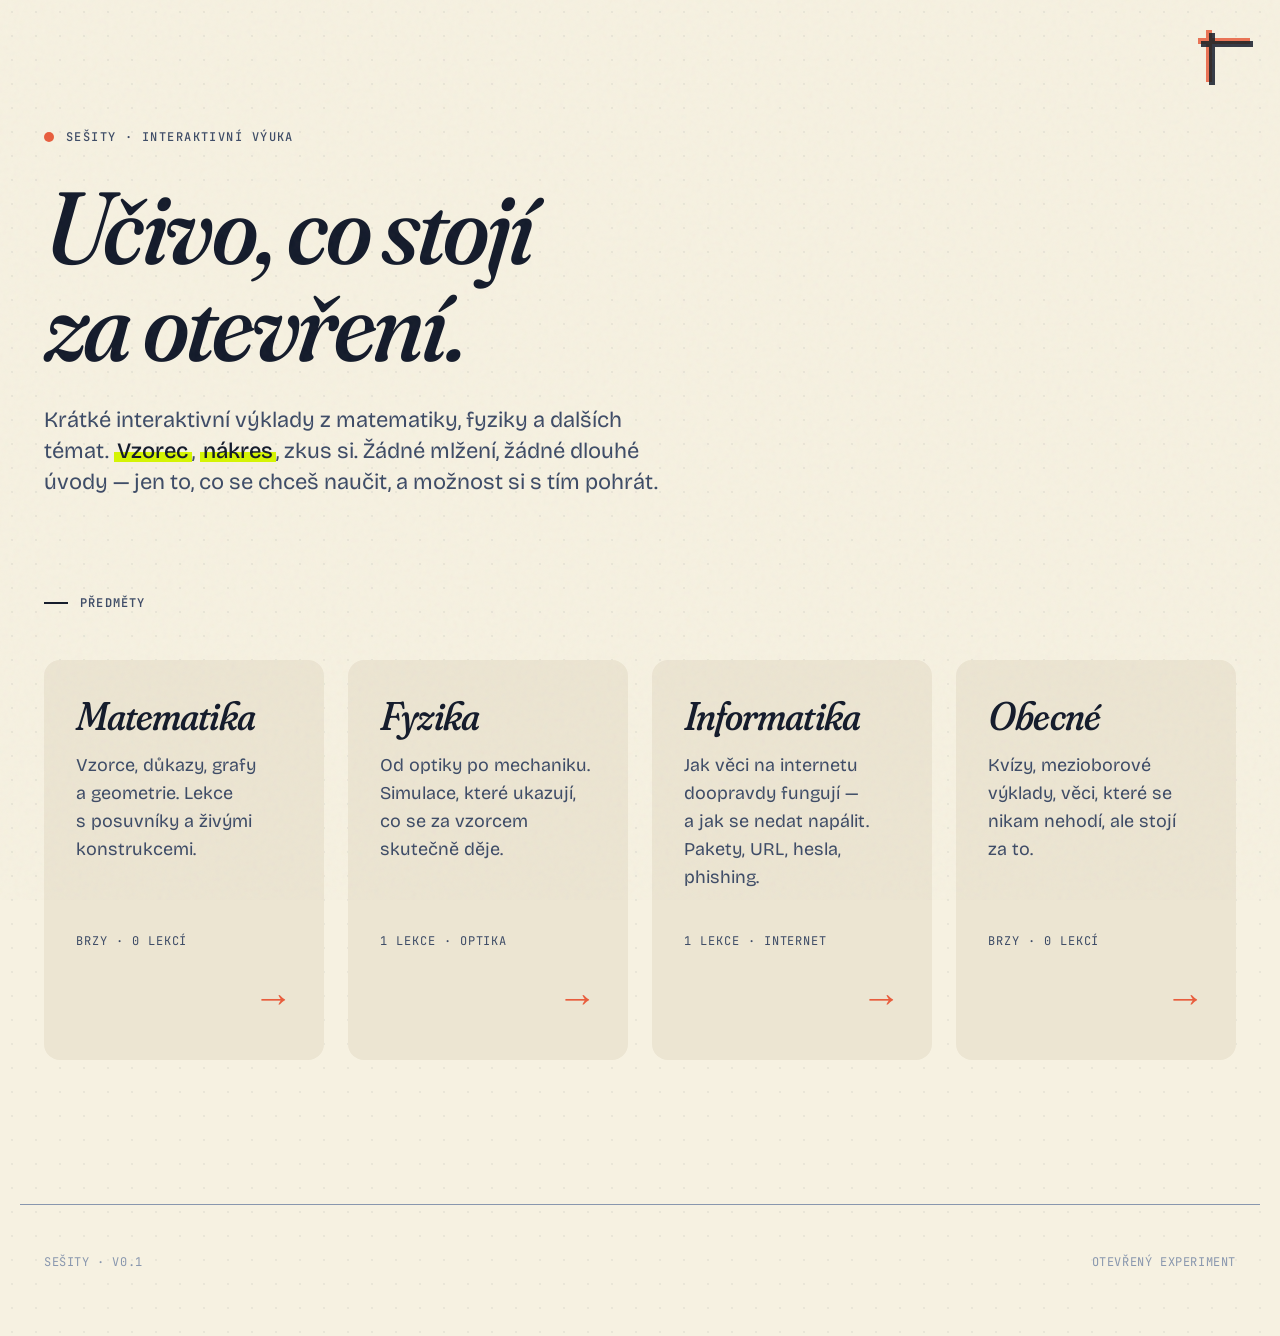
<file: index.html>
<!doctype html>
<html lang="cs">
<head>
  <meta charset="utf-8">
  <meta name="viewport" content="width=device-width, initial-scale=1">
  <title>Sešity — interaktivní školní materiály</title>
  <meta name="description" content="Krátké interaktivní výklady z matematiky, fyziky a dalších témat. Vzorec, nákres, zkus si.">

  <link rel="preconnect" href="https://fonts.googleapis.com">
  <link rel="preconnect" href="https://fonts.gstatic.com" crossorigin>
  <link href="https://fonts.googleapis.com/css2?family=Fraunces:ital,opsz,wght,SOFT@0,9..144,300..900,0..100;1,9..144,300..900,0..100&family=Bricolage+Grotesque:opsz,wght@12..96,300..800&family=JetBrains+Mono:wght@400;500;700&display=swap" rel="stylesheet">
  <link rel="stylesheet" href="./assets/style.css">

  <style>
    /* Landing-only styles — generic patterns live in /assets/style.css.
       Anything reused on a second page should graduate to that stylesheet. */
    .landing {
      max-width: var(--page-max);
      margin: 0 auto;
      padding: var(--space-10) var(--space-5) var(--space-9);
    }
    .landing-eyebrow {
      font-family: var(--font-mono);
      font-size: var(--fs-2xs);
      font-weight: 500;
      letter-spacing: 0.12em;
      text-transform: uppercase;
      color: var(--ink-soft);
      margin: 0 0 var(--space-6) 0;
      display: flex;
      align-items: center;
      gap: var(--space-3);
    }
    .landing-eyebrow .dot {
      display: inline-block;
      width: 10px; height: 10px;
      background: var(--marker);
      border-radius: 50%;
    }
    .landing h1 {
      font-size: var(--fs-display);
      max-width: 14ch;
      margin: 0 0 var(--space-6) 0;
    }
    .landing .lead {
      font-size: var(--fs-lg);
      max-width: 52ch;
      color: var(--ink-soft);
      line-height: 1.4;
      margin: 0 0 var(--space-8) 0;
    }
    .landing .lead .hl { color: var(--ink); }

    .landing-section-tag {
      font-family: var(--font-mono);
      font-size: var(--fs-2xs);
      font-weight: 600;
      letter-spacing: 0.1em;
      text-transform: uppercase;
      color: var(--ink-soft);
      margin: var(--space-9) 0 var(--space-4) 0;
      display: flex; align-items: center; gap: var(--space-3);
    }
    .landing-section-tag::before {
      content: '';
      display: inline-block;
      width: 24px; height: 2px;
      background: var(--ink);
    }

    /* Subject card extras (count + arrow) on top of .subject-card from style.css */
    .subject-card .subject-arrow {
      font-family: var(--font-display);
      font-style: italic;
      font-size: var(--fs-2xl);
      color: var(--marker);
      align-self: flex-end;
      margin-top: var(--space-4);
      transition: transform 160ms ease;
      font-variation-settings: 'SOFT' 60, 'opsz' 96;
    }
    .subject-card:hover .subject-arrow { transform: translateX(6px); }
    .subject-card p {
      color: var(--ink-soft);
      margin: 0 0 var(--space-4) 0;
    }

    /* Footer */
    .landing-footer {
      max-width: var(--page-max);
      margin: 0 auto;
      padding: var(--space-7) var(--space-5) var(--space-8);
      border-top: 1px solid var(--ink-faint);
      font-family: var(--font-mono);
      font-size: var(--fs-2xs);
      color: var(--ink-faint);
      letter-spacing: 0.05em;
      display: flex;
      justify-content: space-between;
      flex-wrap: wrap;
      gap: var(--space-4);
    }
    .landing-footer span { text-transform: uppercase; }

    /* Editorial corner mark — small decorative SVG block in the top right */
    .corner-mark {
      position: fixed;
      top: var(--space-5);
      right: var(--space-5);
      width: 64px; height: 64px;
      pointer-events: none;
      opacity: 0.85;
      z-index: 50;
    }
    @media (max-width: 720px) {
      .corner-mark { width: 44px; height: 44px; top: var(--space-3); right: var(--space-3); }
      .landing { padding-top: var(--space-7); }
    }
  </style>
</head>
<body class="has-grain">

  <!-- Decorative corner: risograph-style misregistered cross -->
  <svg class="corner-mark" viewBox="0 0 64 64" aria-hidden="true">
    <g>
      <rect x="14" y="6" width="6" height="52" fill="var(--marker)"/>
      <rect x="6" y="14" width="52" height="6" fill="var(--marker)"/>
    </g>
    <g style="mix-blend-mode: multiply;">
      <rect x="17" y="9" width="6" height="52" fill="var(--ink)"/>
      <rect x="9" y="17" width="52" height="6" fill="var(--ink)"/>
    </g>
  </svg>

  <main class="landing">

    <p class="landing-eyebrow">
      <span class="dot"></span>
      Sešity · interaktivní výuka
    </p>

    <h1>Učivo, co stojí za&nbsp;otevření.</h1>

    <p class="lead">
      Krátké interaktivní výklady z&nbsp;matematiky, fyziky a&nbsp;dalších témat.
      <span class="hl">Vzorec</span>, <span class="hl">nákres</span>, zkus si.
      Žádné mlžení, žádné dlouhé úvody — jen to, co se chceš naučit, a&nbsp;možnost si s&nbsp;tím pohrát.
    </p>

    <p class="landing-section-tag">Předměty</p>

    <div class="subjects">

      <a class="subject-card" href="./topics/math/">
        <h3>Matematika</h3>
        <p>Vzorce, důkazy, grafy a&nbsp;geometrie. Lekce s&nbsp;posuvníky a&nbsp;živými konstrukcemi.</p>
        <span class="subject-count">Brzy · 0 lekcí</span>
        <span class="subject-arrow" aria-hidden="true">→</span>
      </a>

      <a class="subject-card" href="./topics/physics/">
        <h3>Fyzika</h3>
        <p>Od&nbsp;optiky po&nbsp;mechaniku. Simulace, které ukazují, co se za&nbsp;vzorcem skutečně děje.</p>
        <span class="subject-count">1 lekce · Optika</span>
        <span class="subject-arrow" aria-hidden="true">→</span>
      </a>

      <a class="subject-card" href="./topics/informatics/">
        <h3>Informatika</h3>
        <p>Jak věci na&nbsp;internetu doopravdy fungují — a&nbsp;jak se nedat napálit. Pakety, URL, hesla, phishing.</p>
        <span class="subject-count">1 lekce · Internet</span>
        <span class="subject-arrow" aria-hidden="true">→</span>
      </a>

      <a class="subject-card" href="./topics/general/">
        <h3>Obecné</h3>
        <p>Kvízy, mezioborové výklady, věci, které se nikam nehodí, ale stojí za&nbsp;to.</p>
        <span class="subject-count">Brzy · 0 lekcí</span>
        <span class="subject-arrow" aria-hidden="true">→</span>
      </a>

    </div>

  </main>

  <footer class="landing-footer">
    <span>Sešity · v0.1</span>
    <span>Otevřený experiment</span>
  </footer>

</body>
</html>
</file>
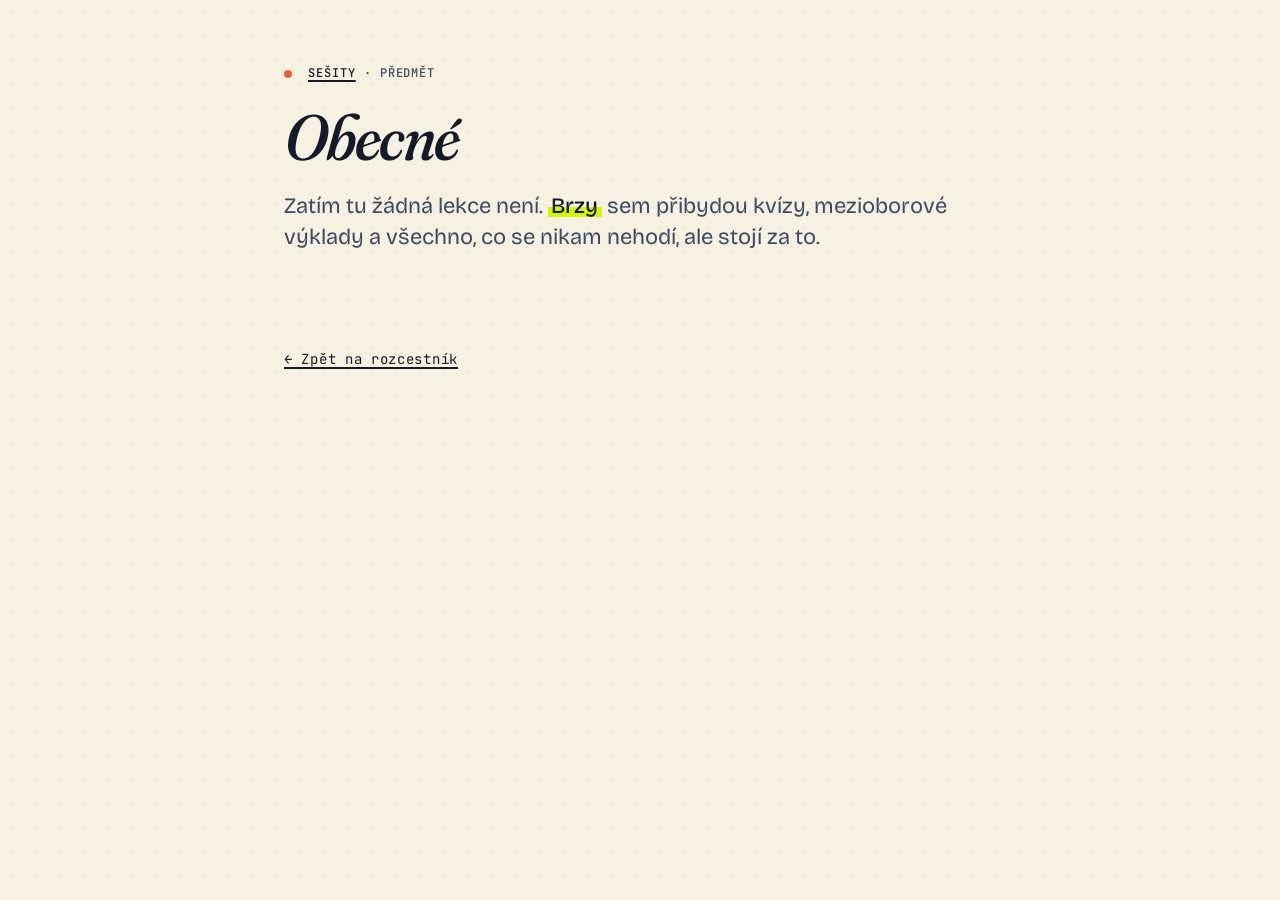
<file: topics/general/index.html>
<!doctype html>
<html lang="cs">
<head>
  <meta charset="utf-8">
  <meta name="viewport" content="width=device-width, initial-scale=1">
  <title>Obecné · Sešity</title>
  <link rel="preconnect" href="https://fonts.googleapis.com">
  <link rel="preconnect" href="https://fonts.gstatic.com" crossorigin>
  <link href="https://fonts.googleapis.com/css2?family=Fraunces:ital,opsz,wght,SOFT@0,9..144,300..900,0..100;1,9..144,300..900,0..100&family=Bricolage+Grotesque:opsz,wght@12..96,300..800&family=JetBrains+Mono:wght@400;500;700&display=swap" rel="stylesheet">
  <link rel="stylesheet" href="../../assets/style.css">
</head>
<body>
  <article class="lesson">
    <header class="lesson-header">
      <p class="eyebrow"><span class="dot"></span> <a href="../../">Sešity</a> · Předmět</p>
      <h1>Obecné</h1>
      <p class="lead">Zatím tu žádná lekce není. <span class="hl">Brzy</span> sem přibydou kvízy, mezioborové výklady a&nbsp;všechno, co se nikam nehodí, ale stojí za&nbsp;to.</p>
    </header>
    <p class="muted mono" style="font-size: var(--fs-xs); letter-spacing: 0.05em;">
      <a href="../../">← Zpět na rozcestník</a>
    </p>
  </article>
</body>
</html>
</file>
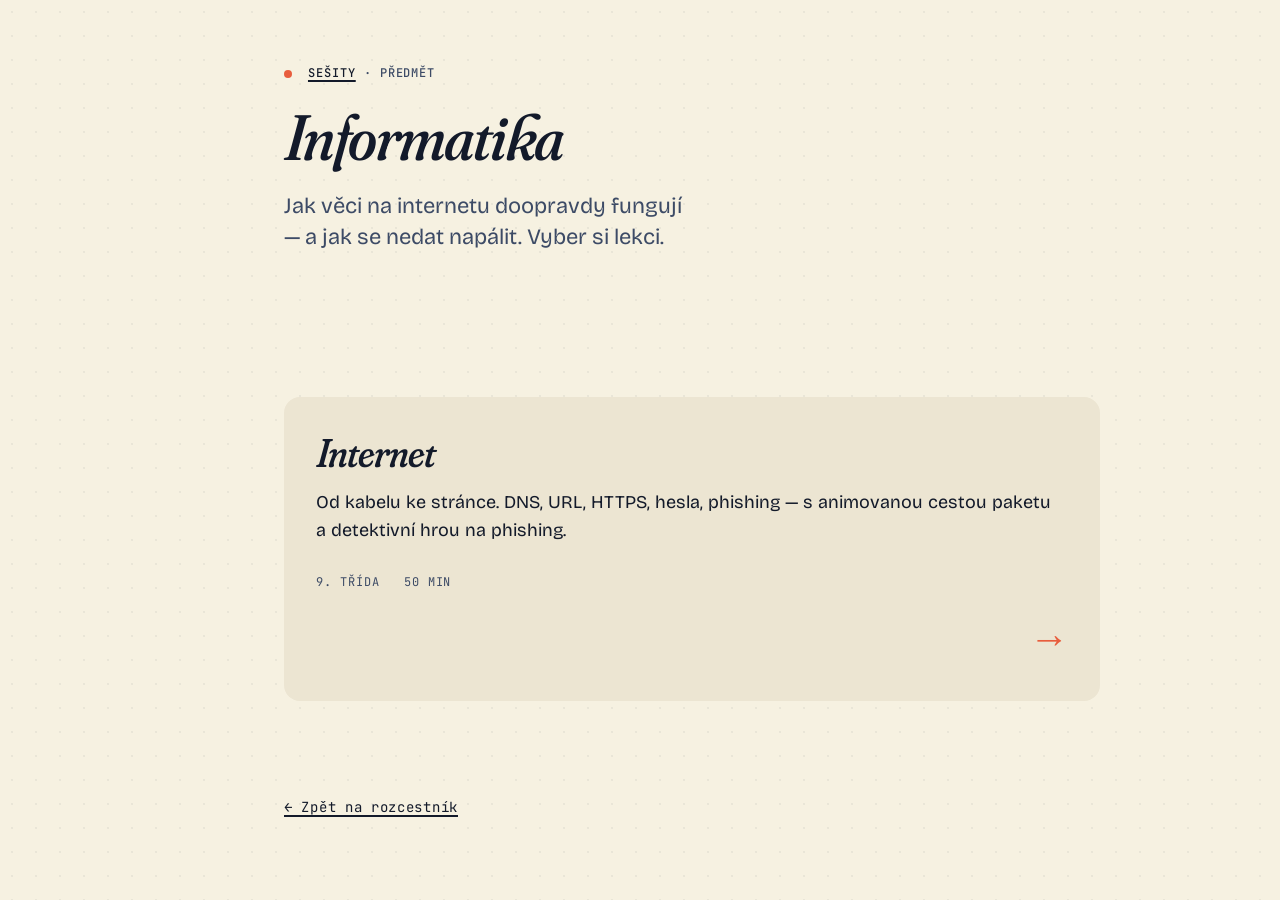
<file: topics/informatics/index.html>
<!doctype html>
<html lang="cs">
<head>
  <meta charset="utf-8">
  <meta name="viewport" content="width=device-width, initial-scale=1">
  <title>Informatika · Sešity</title>
  <link rel="preconnect" href="https://fonts.googleapis.com">
  <link rel="preconnect" href="https://fonts.gstatic.com" crossorigin>
  <link href="https://fonts.googleapis.com/css2?family=Fraunces:ital,opsz,wght,SOFT@0,9..144,300..900,0..100;1,9..144,300..900,0..100&family=Bricolage+Grotesque:opsz,wght@12..96,300..800&family=JetBrains+Mono:wght@400;500;700&display=swap" rel="stylesheet">
  <link rel="stylesheet" href="../../assets/style.css">
  <style>
    .subject-meta {
      display: flex;
      gap: var(--space-5);
      margin-top: var(--space-3);
      font-family: var(--font-mono);
      font-size: var(--fs-2xs);
      text-transform: uppercase;
      letter-spacing: 0.08em;
      color: var(--ink-soft);
    }
  </style>
</head>
<body>
  <article class="lesson">
    <header class="lesson-header">
      <p class="eyebrow"><span class="dot"></span> <a href="../../">Sešity</a> · Předmět</p>
      <h1>Informatika</h1>
      <p class="lead">
        Jak věci na&nbsp;internetu doopravdy fungují — a&nbsp;jak se nedat napálit.
        Vyber si lekci.
      </p>
    </header>

    <div class="subjects">

      <a class="subject-card" href="./internet/">
        <h3>Internet</h3>
        <p>
          Od&nbsp;kabelu ke&nbsp;stránce. DNS, URL, HTTPS, hesla, phishing —
          s&nbsp;animovanou cestou paketu a&nbsp;detektivní hrou na&nbsp;phishing.
        </p>
        <div class="subject-meta">
          <span>9.&nbsp;třída</span>
          <span>50&nbsp;min</span>
        </div>
        <span class="subject-arrow" aria-hidden="true" style="font-family: var(--font-display); font-style: italic; font-size: var(--fs-2xl); color: var(--marker); align-self: flex-end; margin-top: var(--space-4);">→</span>
      </a>

    </div>

    <p class="muted mono" style="font-size: var(--fs-xs); letter-spacing: 0.05em; margin-top: var(--space-7);">
      <a href="../../">← Zpět na rozcestník</a>
    </p>
  </article>
</body>
</html>
</file>
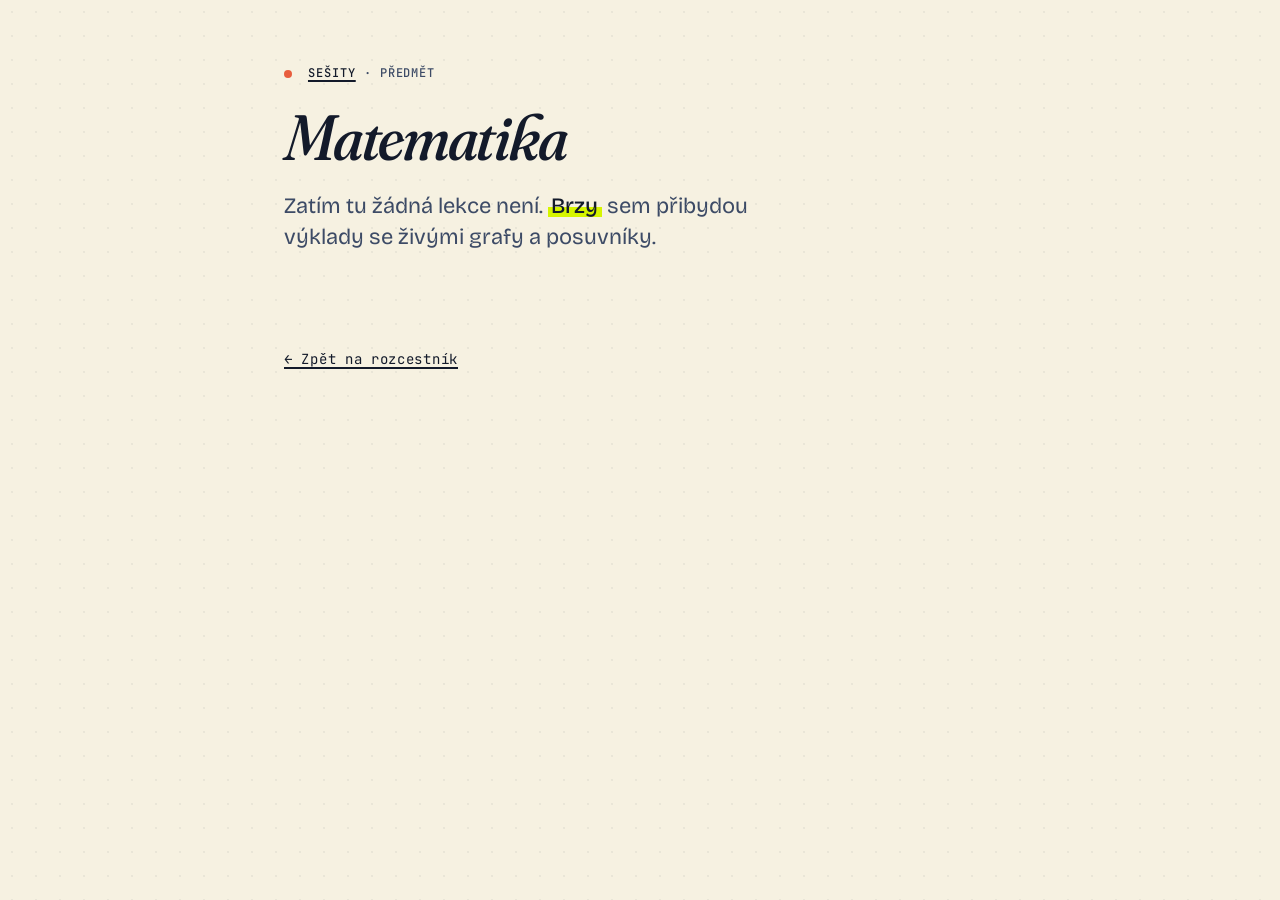
<file: topics/math/index.html>
<!doctype html>
<html lang="cs">
<head>
  <meta charset="utf-8">
  <meta name="viewport" content="width=device-width, initial-scale=1">
  <title>Matematika · Sešity</title>
  <link rel="preconnect" href="https://fonts.googleapis.com">
  <link rel="preconnect" href="https://fonts.gstatic.com" crossorigin>
  <link href="https://fonts.googleapis.com/css2?family=Fraunces:ital,opsz,wght,SOFT@0,9..144,300..900,0..100;1,9..144,300..900,0..100&family=Bricolage+Grotesque:opsz,wght@12..96,300..800&family=JetBrains+Mono:wght@400;500;700&display=swap" rel="stylesheet">
  <link rel="stylesheet" href="../../assets/style.css">
</head>
<body>
  <article class="lesson">
    <header class="lesson-header">
      <p class="eyebrow"><span class="dot"></span> <a href="../../">Sešity</a> · Předmět</p>
      <h1>Matematika</h1>
      <p class="lead">Zatím tu žádná lekce není. <span class="hl">Brzy</span> sem přibydou výklady se&nbsp;živými grafy a&nbsp;posuvníky.</p>
    </header>
    <p class="muted mono" style="font-size: var(--fs-xs); letter-spacing: 0.05em;">
      <a href="../../">← Zpět na rozcestník</a>
    </p>
  </article>
</body>
</html>
</file>
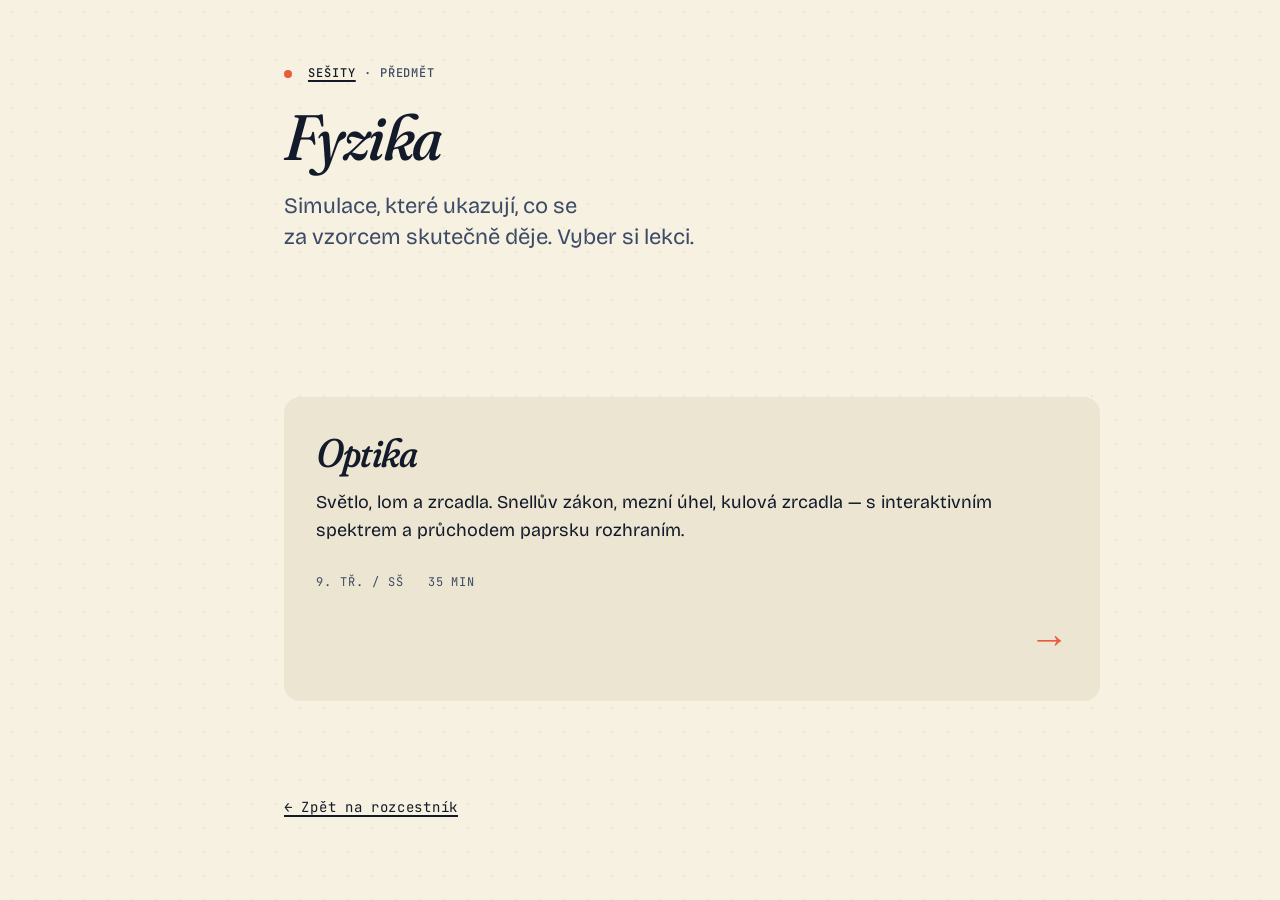
<file: topics/physics/index.html>
<!doctype html>
<html lang="cs">
<head>
  <meta charset="utf-8">
  <meta name="viewport" content="width=device-width, initial-scale=1">
  <title>Fyzika · Sešity</title>
  <link rel="preconnect" href="https://fonts.googleapis.com">
  <link rel="preconnect" href="https://fonts.gstatic.com" crossorigin>
  <link href="https://fonts.googleapis.com/css2?family=Fraunces:ital,opsz,wght,SOFT@0,9..144,300..900,0..100;1,9..144,300..900,0..100&family=Bricolage+Grotesque:opsz,wght@12..96,300..800&family=JetBrains+Mono:wght@400;500;700&display=swap" rel="stylesheet">
  <link rel="stylesheet" href="../../assets/style.css">
  <style>
    .subject-meta {
      display: flex;
      gap: var(--space-5);
      margin-top: var(--space-3);
      font-family: var(--font-mono);
      font-size: var(--fs-2xs);
      text-transform: uppercase;
      letter-spacing: 0.08em;
      color: var(--ink-soft);
    }
  </style>
</head>
<body>
  <article class="lesson">
    <header class="lesson-header">
      <p class="eyebrow"><span class="dot"></span> <a href="../../">Sešity</a> · Předmět</p>
      <h1>Fyzika</h1>
      <p class="lead">
        Simulace, které ukazují, co se za&nbsp;vzorcem skutečně děje.
        Vyber si lekci.
      </p>
    </header>

    <div class="subjects">

      <a class="subject-card" href="./optika/">
        <h3>Optika</h3>
        <p>
          Světlo, lom a&nbsp;zrcadla. Snellův zákon, mezní úhel, kulová zrcadla —
          s&nbsp;interaktivním spektrem a&nbsp;průchodem paprsku rozhraním.
        </p>
        <div class="subject-meta">
          <span>9.&nbsp;tř. / SŠ</span>
          <span>35&nbsp;min</span>
        </div>
        <span class="subject-arrow" aria-hidden="true" style="font-family: var(--font-display); font-style: italic; font-size: var(--fs-2xl); color: var(--marker); align-self: flex-end; margin-top: var(--space-4);">→</span>
      </a>

    </div>

    <p class="muted mono" style="font-size: var(--fs-xs); letter-spacing: 0.05em; margin-top: var(--space-7);">
      <a href="../../">← Zpět na rozcestník</a>
    </p>
  </article>
</body>
</html>
</file>
<file: assets/style.css>
/* ============================================================
   Školní materiály — site stylesheet
   Implements the design system from /DESIGN_SYSTEM.md
   ============================================================ */

/* ---------- 1. Tokens -------------------------------------- */

:root {
  /* Surfaces */
  --paper:        #F6F1E1;
  --paper-dim:    #ECE5D2;
  --paper-grid:   rgba(19, 26, 42, 0.055);

  /* Ink */
  --ink:          #131A2A;
  --ink-soft:     #3D4B66;
  --ink-faint:    #8997AE;

  /* Accents */
  --highlight:     #D6F500;
  --highlight-ink: #131A2A;
  --marker:        #E85D3D;
  --chalk:         #F8FBFF;

  /* Diagram supports */
  --construction: #B6BFD0;
  --diagram-ray:  #131A2A;
  --diagram-aux:  #E85D3D;

  /* Fonts */
  --font-display: 'Fraunces', 'Iowan Old Style', Georgia, serif;
  --font-body:    'Bricolage Grotesque', 'Helvetica Neue', sans-serif;
  --font-mono:    'JetBrains Mono', ui-monospace, 'SF Mono', monospace;

  /* Type scale (base 16px) */
  --fs-3xs: 0.6875rem;
  --fs-2xs: 0.75rem;
  --fs-xs:  0.875rem;
  --fs-sm:  1rem;
  --fs-md:  1.125rem;
  --fs-lg:  1.375rem;
  --fs-xl:  1.75rem;
  --fs-2xl: 2.5rem;
  --fs-3xl: 4rem;
  --fs-display: clamp(3rem, 8vw, 6.5rem);

  /* Spacing */
  --space-1:  4px;
  --space-2:  8px;
  --space-3:  12px;
  --space-4:  16px;
  --space-5:  24px;
  --space-6:  32px;
  --space-7:  48px;
  --space-8:  64px;
  --space-9:  96px;
  --space-10: 128px;

  /* Layout */
  --measure:   68ch;
  --page-max:  1240px;
  --radius-sm: 4px;
  --radius:    8px;
  --radius-lg: 16px;
}

/* ---------- 2. Base / reset -------------------------------- */

*, *::before, *::after { box-sizing: border-box; }

html { -webkit-text-size-adjust: 100%; }

body {
  margin: 0;
  font-family: var(--font-body);
  font-size: var(--fs-md);
  line-height: 1.55;
  color: var(--ink);
  background-color: var(--paper);
  background-image:
    radial-gradient(circle, var(--paper-grid) 1px, transparent 1px);
  background-size: 24px 24px;
  background-position: 0 0;
  -webkit-font-smoothing: antialiased;
  -moz-osx-font-smoothing: grayscale;
  text-rendering: optimizeLegibility;
}

/* Optional grain overlay — applied to .has-grain bodies (landing/index)
   so dense lesson pages stay clean. */
body.has-grain::before {
  content: '';
  position: fixed;
  inset: 0;
  pointer-events: none;
  opacity: 0.04;
  z-index: 100;
  background-image: url("data:image/svg+xml;utf8,<svg viewBox='0 0 200 200' xmlns='http://www.w3.org/2000/svg'><filter id='n'><feTurbulence type='fractalNoise' baseFrequency='0.85' numOctaves='2'/></filter><rect width='100%25' height='100%25' filter='url(%23n)'/></svg>");
}

img, svg, video, canvas { max-width: 100%; height: auto; display: block; }

a { color: var(--ink); text-decoration-thickness: 1.5px; text-underline-offset: 3px; }
a:hover { color: var(--marker); }

/* ---------- 3. Typography ---------------------------------- */

p { margin: 0 0 var(--space-4) 0; max-width: var(--measure); }
p:last-child { margin-bottom: 0; }

h1 {
  font-family: var(--font-display);
  font-style: italic;
  font-weight: 500;
  font-size: clamp(2.25rem, 5vw + 1rem, 4rem);
  line-height: 0.95;
  letter-spacing: -0.025em;
  font-variation-settings: 'SOFT' 50, 'opsz' 144;
  text-wrap: balance;
  margin: 0 0 var(--space-5) 0;
  color: var(--ink);
}

h2 {
  font-family: var(--font-display);
  font-weight: 600;
  font-size: clamp(1.625rem, 3vw + 0.8rem, 2.5rem);
  line-height: 1.05;
  letter-spacing: -0.02em;
  font-variation-settings: 'SOFT' 30, 'opsz' 96;
  margin: 0 0 var(--space-4) 0;
  text-wrap: balance;
}

h3 {
  font-family: var(--font-body);
  font-weight: 700;
  font-size: clamp(1.2rem, 1.2vw + 0.95rem, 1.75rem);
  line-height: 1.2;
  letter-spacing: -0.01em;
  margin: 0 0 var(--space-3) 0;
}

h4 {
  font-family: var(--font-body);
  font-weight: 600;
  font-size: var(--fs-lg);
  line-height: 1.25;
  margin: 0 0 var(--space-3) 0;
}

code, kbd, samp {
  font-family: var(--font-mono);
  font-size: 0.92em;
}

::selection {
  background: var(--highlight);
  color: var(--highlight-ink);
}

/* Highlighter underline — for key terms in prose. */
.hl {
  background: linear-gradient(
    180deg,
    transparent 55%,
    var(--highlight) 55%,
    var(--highlight) 92%,
    transparent 92%
  );
  padding: 0 0.15em;
  color: var(--highlight-ink);
  font-weight: 500;
}

/* ---------- 4. Page shell / layout ------------------------- */

.lesson {
  display: grid;
  grid-template-columns:
    [margin-left] minmax(0, 1fr)
    [main-start] minmax(0, 68ch)
    [main-end] minmax(0, 0.5fr) [margin-right];
  column-gap: var(--space-6);
  max-width: var(--page-max);
  margin: 0 auto;
  padding: var(--space-8) var(--space-5);
}

.lesson > * { grid-column: main-start / main-end; }
.lesson > .full-bleed { grid-column: margin-left / margin-right; }
.lesson > .margin-note {
  grid-column: margin-left;
  align-self: start;
  font-size: var(--fs-xs);
  color: var(--ink-soft);
  font-style: italic;
}

@media (max-width: 720px) {
  .lesson {
    grid-template-columns: 1fr;
    padding: var(--space-5) var(--space-4);
  }
  .lesson > * { grid-column: 1; }
  .lesson > .margin-note { grid-column: 1; }

  /* Tighter section rhythm on small screens — 96px between blocks reads as huge there. */
  .lesson-header { margin-bottom: var(--space-6); }
  .block { margin: var(--space-6) 0; }
  .block-h { margin-bottom: var(--space-4); gap: var(--space-3); }
  .takeaway {
    margin-top: var(--space-7);
    padding: var(--space-5);
  }

  /* Slightly tighter widget/figure spacing too */
  .widget { margin: var(--space-5) 0; padding: var(--space-4); }
  .widget-stage { padding: var(--space-3); }
  .example { margin: var(--space-5) 0; }
  .callout { margin: var(--space-5) 0; }
  .formula { margin: var(--space-5) 0; padding: var(--space-4); }
}

.grid-bg {
  background-image:
    linear-gradient(to right, var(--paper-grid) 1px, transparent 1px),
    linear-gradient(to bottom, var(--paper-grid) 1px, transparent 1px);
  background-size: 8px 8px;
}

/* ---------- 5. Lesson header ------------------------------- */

.lesson-header { margin-bottom: var(--space-9); }

.eyebrow {
  font-family: var(--font-mono);
  font-size: var(--fs-2xs);
  font-weight: 500;
  letter-spacing: 0.08em;
  text-transform: uppercase;
  color: var(--ink-soft);
  margin: 0 0 var(--space-5) 0;
}
.eyebrow .dot {
  display: inline-block;
  width: 8px; height: 8px;
  background: var(--marker);
  border-radius: 50%;
  vertical-align: middle;
  margin-right: var(--space-2);
}

.lesson-header h1 { margin: 0 0 var(--space-5) 0; }

.lead {
  font-size: var(--fs-lg);
  line-height: 1.4;
  color: var(--ink-soft);
  max-width: 50ch;
  text-wrap: balance;
  margin: 0;
}

.meta {
  display: flex;
  flex-wrap: wrap;
  gap: var(--space-6);
  margin: var(--space-6) 0 0 0;
  font-family: var(--font-mono);
  font-size: var(--fs-xs);
}
.meta > div { display: flex; flex-direction: column; gap: var(--space-1); }
.meta dt {
  color: var(--ink-faint);
  text-transform: uppercase;
  letter-spacing: 0.05em;
  font-size: var(--fs-3xs);
}
.meta dd { margin: 0; color: var(--ink); font-weight: 500; }

/* ---------- 6. Section block with big number ------------- */

.block { margin: var(--space-9) 0; }

.block-h {
  display: grid;
  grid-template-columns: auto 1fr;
  gap: var(--space-5);
  align-items: baseline;
  margin-bottom: var(--space-5);
}

.block-n {
  font-family: var(--font-display);
  font-style: italic;
  font-weight: 400;
  font-size: var(--fs-3xl);
  line-height: 0.9;
  color: var(--marker);
  font-variation-settings: 'SOFT' 80, 'opsz' 144;
}

/* ---------- 7. Formula block ------------------------------ */

.formula {
  margin: var(--space-6) 0;
  padding: var(--space-5) var(--space-6);
  background: var(--paper-dim);
  border-left: 3px solid var(--ink);
  border-radius: 0 var(--radius) var(--radius) 0;
}
.formula-eq {
  font-size: var(--fs-lg);
  text-align: center;
  padding: var(--space-3) 0;
  color: var(--ink);
}
.formula-legend {
  display: flex;
  flex-wrap: wrap;
  gap: var(--space-2) var(--space-5);
  margin-top: var(--space-4);
  font-family: var(--font-mono);
  font-size: var(--fs-xs);
  color: var(--ink-soft);
}
.formula-legend code {
  font-family: var(--font-mono);
  background: none;
  color: var(--ink);
  font-weight: 500;
}

/* KaTeX overrides — keep math in ink color, slightly tighter line height */
.katex { color: var(--ink); }
.katex-display { margin: var(--space-4) 0; }

/* ---------- 8. Callouts ----------------------------------- */

.callout {
  margin: var(--space-6) 0;
  padding: var(--space-4) var(--space-5);
  border-radius: var(--radius);
  background: var(--paper-dim);
}
.callout-tag {
  font-family: var(--font-mono);
  font-size: var(--fs-2xs);
  font-weight: 700;
  text-transform: uppercase;
  letter-spacing: 0.1em;
  margin: 0 0 var(--space-2) 0;
}
.callout p:not(.callout-tag) { margin: 0; max-width: none; }

.callout--warn      { border-left: 4px solid var(--marker); }
.callout--warn .callout-tag { color: var(--marker); }

.callout--tip       { border-left: 4px solid var(--ink); }
.callout--tip .callout-tag  { color: var(--ink); }

.callout--remember {
  border-left: 4px solid var(--highlight);
  background: linear-gradient(
    90deg,
    color-mix(in srgb, var(--highlight) 15%, var(--paper-dim)),
    var(--paper-dim) 30%
  );
}
.callout--remember .callout-tag { color: var(--ink); }

/* ---------- 9. Example card ------------------------------- */

.example {
  margin: var(--space-6) 0;
  border-top: 2px solid var(--ink);
  border-bottom: 1px solid var(--ink-faint);
  padding: var(--space-5) 0;
}
.example-n {
  font-family: var(--font-display);
  font-style: italic;
  font-weight: 500;
  font-size: var(--fs-xl);
  margin: 0 0 var(--space-3) 0;
  font-variation-settings: 'SOFT' 60, 'opsz' 96;
  color: var(--ink);
}
.example-q {
  font-size: var(--fs-md);
  margin: 0 0 var(--space-4) 0;
  max-width: none;
}
.example-a summary {
  cursor: pointer;
  display: inline-block;
  font-family: var(--font-mono);
  font-size: var(--fs-xs);
  font-weight: 600;
  letter-spacing: 0.05em;
  text-transform: uppercase;
  padding: var(--space-2) var(--space-4);
  border: 1px solid var(--ink);
  border-radius: var(--radius);
  background: var(--paper);
  list-style: none;
  transition: background 120ms ease;
}
.example-a summary::-webkit-details-marker { display: none; }
.example-a summary:hover { background: var(--highlight); }
.example-a[open] summary {
  background: var(--ink);
  color: var(--paper);
}
.example-body { margin-top: var(--space-5); }

/* ---------- 10. Interactive widget frame ------------------ */

.widget {
  position: relative;
  margin: var(--space-7) 0;
  padding: var(--space-6);
  background: var(--paper-dim);
  border-radius: var(--radius-lg);
  /* Eight thin ticks at the four corners (specimen-card vibe) */
  background-image:
    linear-gradient(var(--ink), var(--ink)),
    linear-gradient(var(--ink), var(--ink)),
    linear-gradient(var(--ink), var(--ink)),
    linear-gradient(var(--ink), var(--ink)),
    linear-gradient(var(--ink), var(--ink)),
    linear-gradient(var(--ink), var(--ink)),
    linear-gradient(var(--ink), var(--ink)),
    linear-gradient(var(--ink), var(--ink));
  /* Inset by 10px so the rounded widget corners (16px radius) don't clip them. */
  background-position:
    10px 10px, 10px 10px,
    calc(100% - 10px) 10px, calc(100% - 10px) 10px,
    10px calc(100% - 10px), 10px calc(100% - 10px),
    calc(100% - 10px) calc(100% - 10px), calc(100% - 10px) calc(100% - 10px);
  background-size:
    14px 2px, 2px 14px,
    14px 2px, 2px 14px,
    14px 2px, 2px 14px,
    14px 2px, 2px 14px;
  background-repeat: no-repeat;
}
.widget-tag {
  font-family: var(--font-mono);
  font-size: var(--fs-2xs);
  font-weight: 600;
  letter-spacing: 0.1em;
  text-transform: uppercase;
  color: var(--ink-soft);
  margin: 0 0 var(--space-4) 0;
}
.widget-stage {
  background: var(--paper);
  border-radius: var(--radius);
  padding: var(--space-5);
  min-height: 240px;
}
.widget-hint {
  font-family: var(--font-mono);
  font-size: var(--fs-xs);
  color: var(--ink-soft);
  margin-top: var(--space-3);
}

/* Open-interactive button (used inside static-fallback widgets) */
.open-interactive {
  display: inline-flex;
  align-items: center;
  gap: var(--space-3);
  margin-top: var(--space-5);
  padding: var(--space-3) var(--space-5);
  font-family: var(--font-mono);
  font-size: var(--fs-xs);
  font-weight: 600;
  letter-spacing: 0.05em;
  text-transform: uppercase;
  background: var(--ink);
  color: var(--paper);
  border: none;
  border-radius: var(--radius);
  cursor: pointer;
  transition: transform 80ms ease, background 120ms ease, box-shadow 120ms ease;
}
.open-interactive:hover {
  background: var(--marker);
  transform: translate(-1px, -1px);
  box-shadow: 2px 2px 0 var(--ink);
}
.open-interactive:active {
  transform: translate(0, 0);
  box-shadow: none;
}

/* ---------- 11. Quiz -------------------------------------- */

.quiz {
  margin: var(--space-6) 0;
  padding: var(--space-5) 0;
  border-top: 1px solid var(--ink-faint);
}
.quiz-q {
  font-weight: 500;
  font-size: var(--fs-md);
  margin: 0 0 var(--space-4) 0;
  max-width: none;
}
.quiz-n {
  display: inline-block;
  width: 1.8em;
  height: 1.8em;
  line-height: 1.8em;
  text-align: center;
  background: var(--ink);
  color: var(--paper);
  font-family: var(--font-mono);
  font-size: var(--fs-xs);
  border-radius: 50%;
  margin-right: var(--space-2);
}
.quiz-options {
  list-style: none;
  padding: 0;
  margin: 0;
  display: grid;
  gap: var(--space-2);
}
.quiz-options button {
  width: 100%;
  text-align: left;
  padding: var(--space-3) var(--space-4);
  background: var(--paper);
  border: 1.5px solid var(--ink);
  border-radius: var(--radius);
  font: inherit;
  color: var(--ink);
  cursor: pointer;
  transition: background 100ms ease, transform 80ms ease;
}
.quiz-options button:hover {
  background: var(--highlight);
  transform: translateX(2px);
}
.quiz-options button.correct {
  background: var(--highlight);
  border-color: var(--ink);
}
.quiz-options button.wrong {
  background: color-mix(in srgb, var(--marker) 25%, var(--paper));
  border-color: var(--marker);
}

/* ---------- 12. "Co si odnést" closing -------------------- */

.takeaway {
  margin-top: var(--space-9);
  padding: var(--space-6);
  background: var(--ink);
  color: var(--paper);
  border-radius: var(--radius-lg);
}
.takeaway-tag {
  font-family: var(--font-display);
  font-style: italic;
  font-size: var(--fs-xl);
  color: var(--highlight);
  margin: 0 0 var(--space-4) 0;
  font-variation-settings: 'SOFT' 80, 'opsz' 96;
}
.takeaway ol {
  padding-left: var(--space-5);
  margin: 0;
  display: grid;
  gap: var(--space-3);
  max-width: 60ch;
}
.takeaway li { color: var(--paper); }
.takeaway li::marker {
  color: var(--highlight);
  font-family: var(--font-mono);
  font-weight: 600;
}

/* ---------- 12b. Tahák (cheat sheet) ---------------------- */
/* Lives below .takeaway. Quieter than the dark takeaway box — light
   background, fine border, small dense typography. Reference card, not
   summary. */
.cheatsheet {
  margin-top: var(--space-5);
  padding: var(--space-5);
  background: var(--paper-dim);
  border: 1px solid color-mix(in srgb, var(--ink) 14%, transparent);
  border-radius: var(--radius);
}
.cheatsheet-tag {
  font-family: var(--font-mono);
  font-size: var(--fs-2xs);
  font-weight: 600;
  letter-spacing: 0.12em;
  text-transform: uppercase;
  color: var(--ink-soft);
  margin: 0 0 var(--space-4) 0;
  display: flex;
  align-items: center;
  gap: var(--space-3);
}
.cheatsheet-tag::before, .cheatsheet-tag::after {
  content: '';
  flex: 1;
  height: 1px;
  background: var(--ink-faint);
  opacity: 0.5;
}
.cheatsheet h4 {
  font-family: var(--font-body);
  font-size: var(--fs-xs);
  font-weight: 700;
  text-transform: uppercase;
  letter-spacing: 0.06em;
  color: var(--ink);
  margin: var(--space-5) 0 var(--space-3) 0;
}
.cheatsheet h4:first-of-type { margin-top: 0; }
.cheatsheet-grid {
  display: grid;
  grid-template-columns: repeat(auto-fit, minmax(230px, 1fr));
  gap: var(--space-3) var(--space-4);
  font-size: var(--fs-xs);
}
.cheatsheet-item {
  display: grid;
  gap: 3px;
}
.cheatsheet-item .cs-formula {
  font-family: var(--font-mono);
  font-size: 0.92em;
  background: var(--paper);
  padding: 4px 8px;
  border-radius: 3px;
  color: var(--ink);
  align-self: start;
}
.cheatsheet-item .cs-formula .katex { font-size: 1em; }
.cheatsheet-item .cs-desc {
  color: var(--ink-soft);
  line-height: 1.4;
  font-size: var(--fs-xs);
}
.cheatsheet ul {
  padding-left: var(--space-4);
  margin: 0;
  font-size: var(--fs-xs);
  color: var(--ink-soft);
  line-height: 1.6;
}
.cheatsheet ul li { padding: 1px 0; }
.cheatsheet ul li strong { color: var(--ink); font-weight: 600; }
.cheatsheet code {
  font-family: var(--font-mono);
  font-size: 0.92em;
  background: var(--paper);
  padding: 1px 5px;
  border-radius: 3px;
  color: var(--ink);
}

/* ---------- 13. Landing / subject cards ------------------- */

.subjects {
  display: grid;
  grid-template-columns: repeat(auto-fit, minmax(280px, 1fr));
  gap: var(--space-5);
  margin: var(--space-7) 0;
}
.subject-card {
  display: flex;
  flex-direction: column;
  padding: var(--space-6);
  background: var(--paper-dim);
  border-radius: var(--radius-lg);
  text-decoration: none;
  color: var(--ink);
  transition: transform 160ms ease, box-shadow 160ms ease;
}
.subject-card:hover {
  transform: translate(-2px, -2px);
  box-shadow: 6px 6px 0 var(--ink);
  color: var(--ink);
}
.subject-card h3 {
  font-family: var(--font-display);
  font-style: italic;
  font-size: var(--fs-2xl);
  margin: 0 0 var(--space-3) 0;
  font-variation-settings: 'SOFT' 80, 'opsz' 144;
  font-weight: 500;
  letter-spacing: -0.02em;
}
.subject-card .subject-count {
  font-family: var(--font-mono);
  font-size: var(--fs-2xs);
  text-transform: uppercase;
  letter-spacing: 0.08em;
  color: var(--ink-soft);
  margin-top: auto;
  padding-top: var(--space-5);
}

/* ---------- 14. SVG diagram conventions ------------------- */

.diagram, svg.diagram, .static-diagram {
  --stroke: var(--ink);
  --stroke-aux: var(--diagram-aux);
  --stroke-construction: var(--construction);
  color: var(--ink);
}
.diagram text, svg.diagram text, .static-diagram text {
  font-family: var(--font-mono);
  font-size: 11px;
  fill: var(--ink);
}
.diagram .ray-primary   { stroke: var(--ink); stroke-width: 2; fill: none; }
.diagram .ray-secondary { stroke: var(--diagram-aux); stroke-width: 1.75; fill: none; }
.diagram .construction  { stroke: var(--construction); stroke-width: 1; stroke-dasharray: 4 4; fill: none; }
.diagram .axis          { stroke: var(--ink-faint); stroke-width: 1; }
.diagram .active        { stroke: var(--marker); stroke-width: 2.5; }

/* ---------- 15. Motion ------------------------------------ */

@keyframes rise {
  from { opacity: 0; transform: translateY(6px); }
  to   { opacity: 1; transform: translateY(0); }
}

.lesson-header > * {
  animation: rise 480ms cubic-bezier(.2, .7, .2, 1) both;
}
.lesson-header .eyebrow { animation-delay: 0ms;   }
.lesson-header h1       { animation-delay: 80ms;  }
.lesson-header .lead    { animation-delay: 200ms; }
.lesson-header .meta    { animation-delay: 320ms; }

@media (prefers-reduced-motion: reduce) {
  *,
  *::before,
  *::after {
    animation-duration: 0.01ms !important;
    animation-iteration-count: 1 !important;
    transition-duration: 0.01ms !important;
    scroll-behavior: auto !important;
  }
}

/* ---------- 16. Accessibility / focus --------------------- */

:focus-visible {
  outline: 2px solid var(--marker);
  outline-offset: 3px;
  border-radius: var(--radius-sm);
}

button, [role="button"], summary, a {
  -webkit-tap-highlight-color: transparent;
}

/* ---------- 17. Utility helpers (use sparingly) ----------- */

.muted     { color: var(--ink-soft); }
.faint     { color: var(--ink-faint); }
.mono      { font-family: var(--font-mono); }
.display   { font-family: var(--font-display); }
.center    { text-align: center; }
.full-bleed { /* placeholder selector — see .lesson grid */ }
</file>
